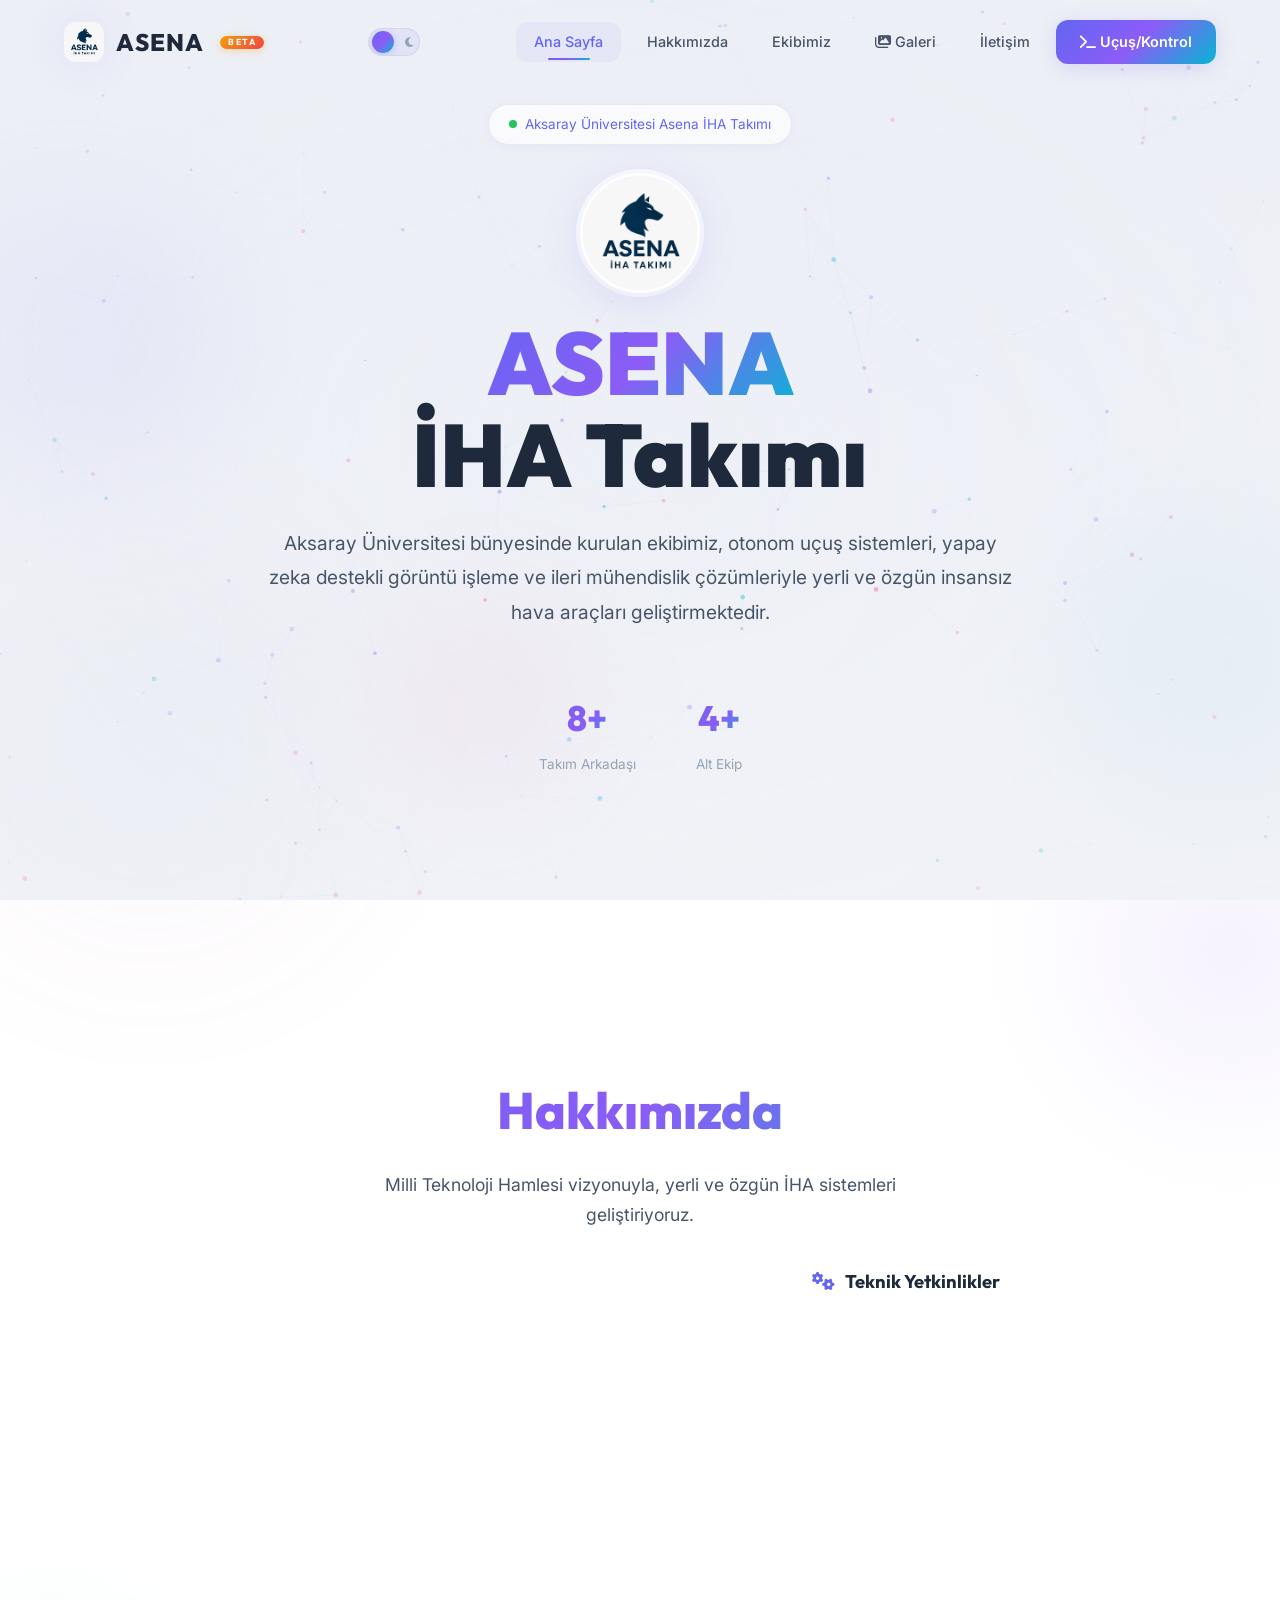
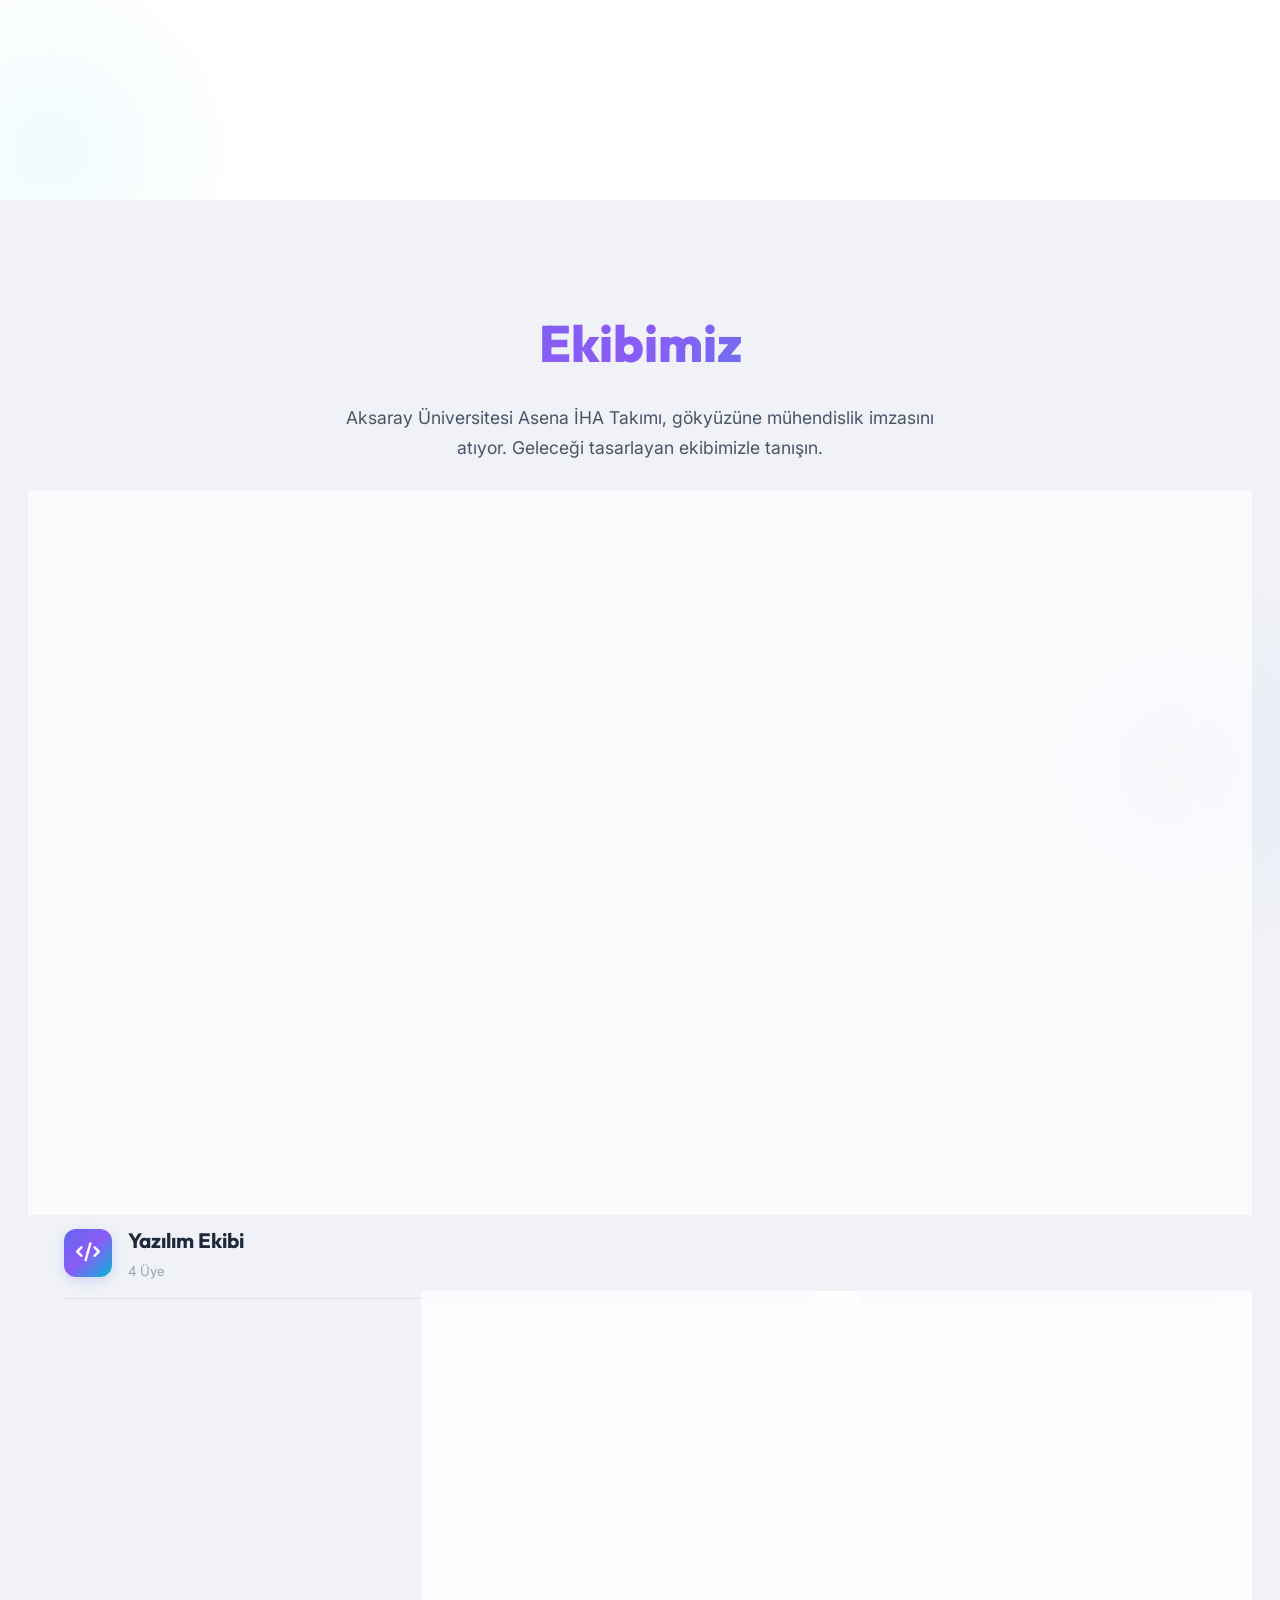
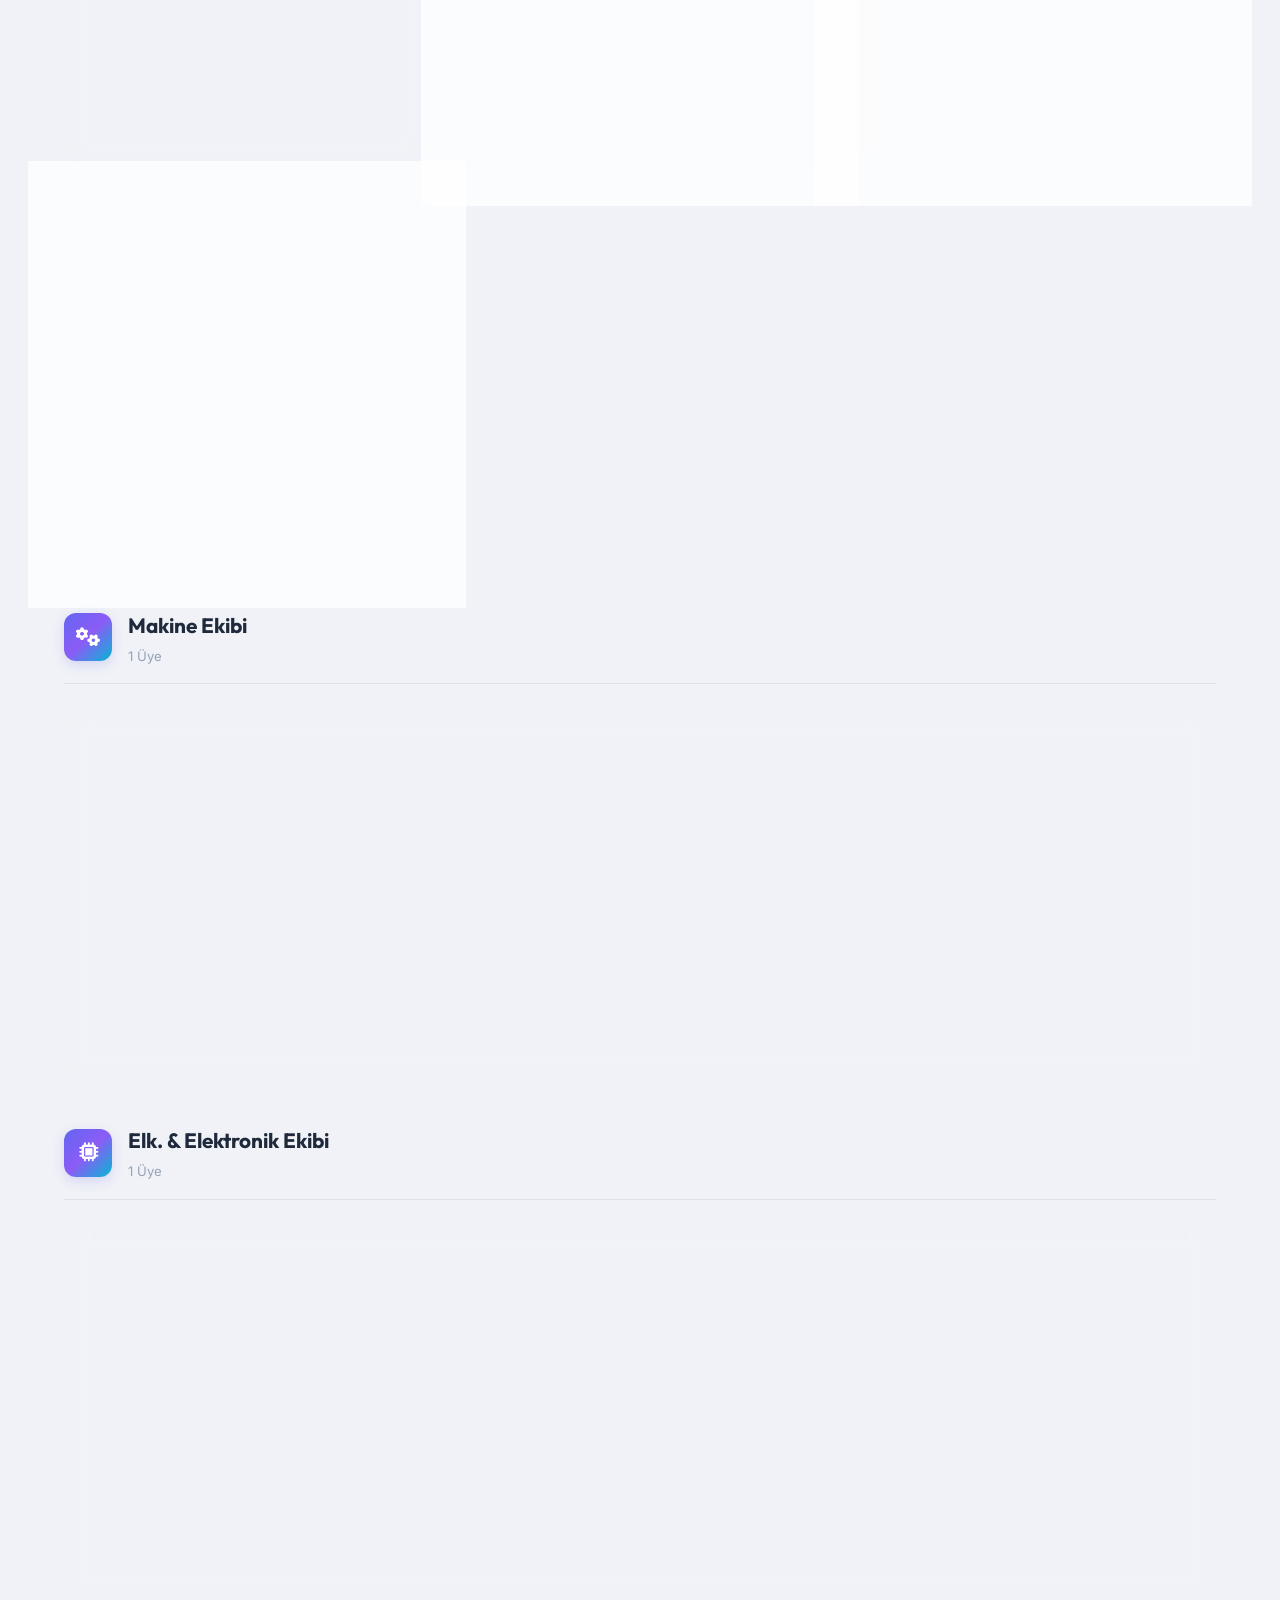
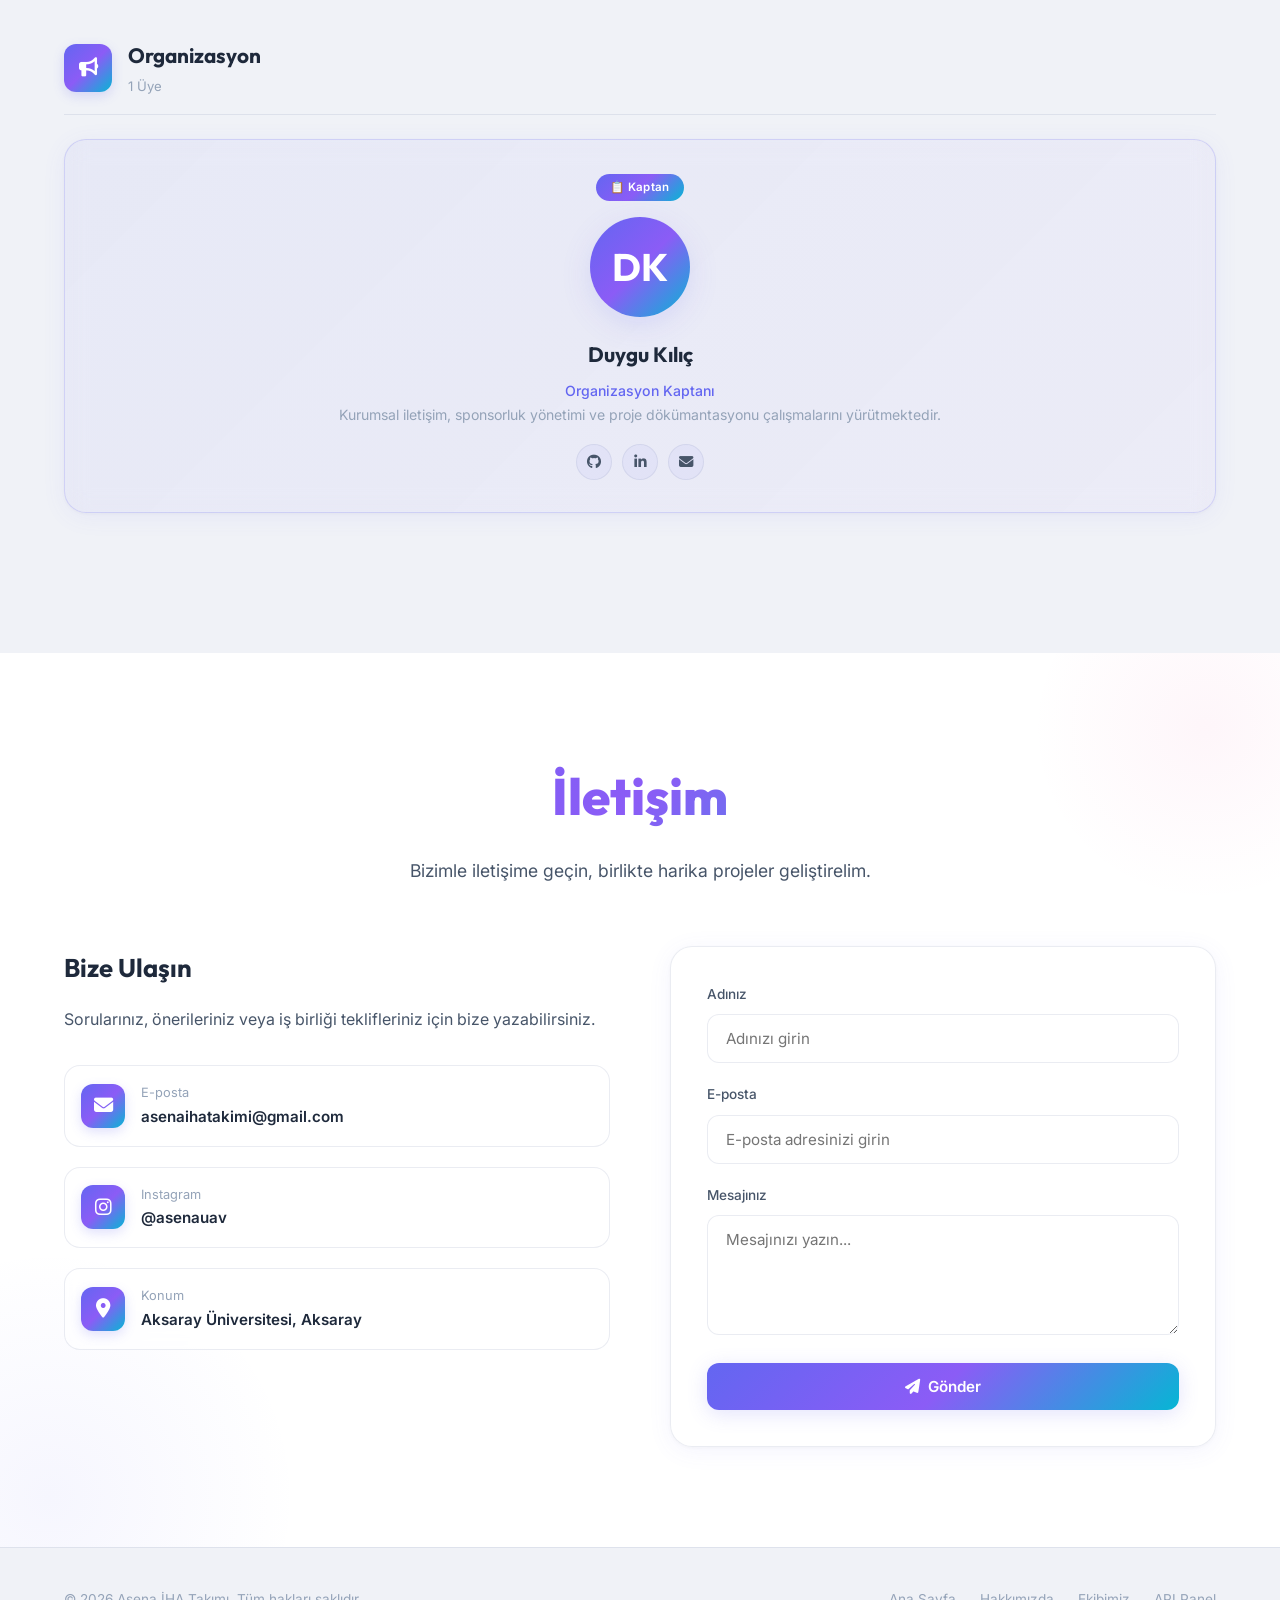
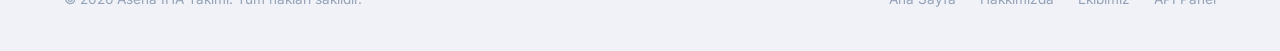
<file: index.html>
<!DOCTYPE html>
<html lang="tr">

<head>
  <meta charset="UTF-8">
  <meta name="viewport" content="width=device-width, initial-scale=1.0">
  <meta name="description"
    content="Asena İHA Takımı — İnsansız Hava Aracı geliştirme takımı. Misyonumuz, vizyonumuz ve ekibimiz hakkında bilgi edinin.">
  <title>Asena İHA Takımı</title>
  <link rel="icon" type="image/jpeg" href="assets/logo.jpeg">
  <link rel="stylesheet" href="css/style.css">
  <link rel="stylesheet" href="https://cdnjs.cloudflare.com/ajax/libs/font-awesome/6.5.1/css/all.min.css">
</head>

<body>

  <!-- ========== Navbar ========== -->
  <nav class="navbar" id="navbar">
    <div class="container">
      <a href="#hero" class="nav-brand">
        <img src="assets/logo.jpeg" alt="Asena Logo" class="brand-logo">
        ASENA
        <span class="beta-badge">BETA</span>
      </a>
      <button class="theme-toggle" id="themeToggle" title="Tema Değiştir" aria-label="Tema Değiştir">
        <i class="fas fa-sun theme-icon-light"></i>
        <i class="fas fa-moon theme-icon-dark"></i>
        <span class="toggle-slider"></span>
      </button>
      <div class="nav-links" id="navLinks">
        <a href="#hero" class="active">Ana Sayfa</a>
        <a href="#about">Hakkımızda</a>
        <a href="#team">Ekibimiz</a>
        <a href="gallery.html"><i class="fas fa-images"></i> Galeri</a>
        <a href="#contact">İletişim</a>
        <a href="api-panel.html" class="nav-cta"><i class="fas fa-terminal"></i> Uçuş/Kontrol</a>
      </div>
      <div class="nav-toggle" id="navToggle">
        <span></span>
        <span></span>
        <span></span>
      </div>
    </div>
  </nav>

  <!-- ========== Hero ========== -->
  <section id="hero">
    <canvas id="hero-canvas"></canvas>
    <div class="hero-overlay"></div>
    <div class="floating-orb floating-orb-1"></div>
    <div class="floating-orb floating-orb-2"></div>
    <div class="floating-orb floating-orb-3"></div>
    <div class="hero-content">
      <div class="hero-badge">
        <span class="dot"></span>
        Aksaray Üniversitesi Asena İHA Takımı
      </div>
      <img src="assets/logo.jpeg" alt="Asena İHA Logo" class="hero-logo">
      <h1 class="hero-title">
        <span class="gradient-text">ASENA</span><br>
        İHA Takımı
      </h1>
      <p class="hero-description">
        Aksaray Üniversitesi bünyesinde kurulan ekibimiz, otonom uçuş sistemleri,
        yapay zeka destekli görüntü işleme ve ileri mühendislik çözümleriyle
        yerli ve özgün insansız hava araçları geliştirmektedir.
      </p>

      <div class="hero-stats">
        <div class="stat-item">
          <div class="stat-value" data-count="8">0</div>
          <div class="stat-label">Takım Arkadaşı</div>
        </div>
        <div class="stat-item">
          <div class="stat-value" data-count="4">0</div>
          <div class="stat-label">Alt Ekip</div>
        </div>
      </div>
    </div>
  </section>

  <!-- ========== About ========== -->
  <section id="about" class="about-fullscreen">
    <div class="container">
      <h2 class="section-title reveal">Hakkımızda</h2>
      <p class="section-subtitle reveal">Milli Teknoloji Hamlesi vizyonuyla, yerli ve özgün İHA sistemleri
        geliştiriyoruz.</p>

      <div class="about-three-col">
        <!-- Sol: Logo/Görsel -->
        <div class="about-col about-col-visual reveal-left">
          <div class="drone-illustration">
            <img src="assets/logo.jpeg" alt="Asena İHA Logo" class="about-logo">
          </div>
        </div>

        <!-- Orta: Biz Kimiz -->
        <div class="about-col about-col-text reveal">
          <div class="about-who-card">
            <div class="about-who-icon"><i class="fas fa-users"></i></div>
            <h3>Biz Kimiz?</h3>
            <p>
              Asena İHA Takımı, 2025 yılında Aksaray Üniversitesi bünyesinde kurulmuş, yüksek disiplinli
              bir AR-GE ekibidir. Milli Teknoloji Hamlesi vizyonuyla, yerli ve özgün İHA sistemleri
              geliştirmeyi hedefler.
            </p>
            <div class="about-highlights">
              <div class="highlight-item">
                <i class="fas fa-calendar-alt"></i>
                <span>2025'te Kuruldu</span>
              </div>
              <div class="highlight-item">
                <i class="fas fa-university"></i>
                <span>Aksaray Üniversitesi</span>
              </div>
              <div class="highlight-item">
                <i class="fas fa-flag"></i>
                <span>Milli Teknoloji</span>
              </div>
            </div>
          </div>
        </div>

        <!-- Sağ: Teknik Yetkinlikler -->
        <div class="about-col about-col-skills reveal-right">
          <h3 class="skills-title"><i class="fas fa-cogs"></i> Teknik Yetkinlikler</h3>
          <div class="competency-list-compact">
            <div class="competency-chip">
              <div class="chip-icon"><i class="fas fa-route"></i></div>
              <div>
                <h4>Otonom Algoritmalar</h4>
                <p>Waypoint navigasyonu ve görev planlama</p>
              </div>
            </div>
            <div class="competency-chip">
              <div class="chip-icon"><i class="fas fa-brain"></i></div>
              <div>
                <h4>Görüntü İşleme (AI)</h4>
                <p>Nesne tespiti ve hedef takibi</p>
              </div>
            </div>
            <div class="competency-chip">
              <div class="chip-icon"><i class="fas fa-wind"></i></div>
              <div>
                <h4>Aerodinamik</h4>
                <p>CFD analizi ve kanat optimizasyonu</p>
              </div>
            </div>
            <div class="competency-chip">
              <div class="chip-icon"><i class="fas fa-microchip"></i></div>
              <div>
                <h4>Aviyonik</h4>
                <p>Uçuş kontrol ve sensör entegrasyonu</p>
              </div>
            </div>
            <div class="competency-chip">
              <div class="chip-icon"><i class="fas fa-code"></i></div>
              <div>
                <h4>Gömülü Yazılım</h4>
                <p>Uçuş yazılımı ve telemetri altyapısı</p>
              </div>
            </div>
          </div>
        </div>
      </div>
    </div>
  </section>

  <!-- ========== Team ========== -->
  <section id="team">
    <div class="container">
      <h2 class="section-title reveal">Ekibimiz</h2>
      <p class="section-subtitle reveal">Aksaray Üniversitesi Asena İHA Takımı, gökyüzüne mühendislik imzasını atıyor.
        Geleceği tasarlayan ekibimizle tanışın.</p>

      <!-- ── Takım Kaptanı (Hero Card) ── -->
      <div class="team-captain-hero reveal">
        <div class="captain-hero-card captain-hero-centered">
          <div class="team-card-avatar captain-avatar">AK</div>
          <div class="team-card-badge">👑 Takım Kaptanı</div>
          <h3 class="team-card-name">Ali Kağan Yıldırım</h3>
          <span class="team-card-role">Takım Kaptanı</span>
          <p class="team-card-desc">Takım stratejisi, proje yönetimi ve otonom sistemler lideri. Görüntü işleme
            teknolojileri üzerine uzmanlaşmış olup, ekip içi koordinasyonu sağlar.</p>
          <div class="team-card-socials">
            <a href="#" title="GitHub"><i class="fab fa-github"></i></a>
            <a href="#" title="LinkedIn"><i class="fab fa-linkedin-in"></i></a>
            <a href="#" title="E-posta"><i class="fas fa-envelope"></i></a>
          </div>
        </div>
      </div>

      <!-- ── Yazılım Ekibi ── -->
      <div class="team-department reveal">
        <div class="department-header">
          <div class="department-icon"><i class="fas fa-code"></i></div>
          <div>
            <h3 class="department-title">Yazılım Ekibi</h3>
            <p class="department-count">4 Üye</p>
          </div>
        </div>
        <div class="team-grid">
          <div class="team-card reveal-scale captain-card">
            <div class="team-card-badge">💻 Kaptan</div>
            <div class="team-card-avatar"><img src="assets/team/tolga_fidan/WhatsApp Image 2026-02-23 at 11.56.56.jpeg"
                alt="Tolga Fidan"></div>
            <h3 class="team-card-name">Tolga Fidan</h3>
            <span class="team-card-role">Yazılım Kaptanı</span>
            <p class="team-card-desc">Web tabanlı API yönetim paneli, yer kontrol istasyonu arayüzü ve telemetri
              altyapısı geliştirmektedir. Sistem entegrasyonu ve veri iletişim protokolleri üzerine çalışır.</p>
            <div class="team-card-socials">
              <a href="#" title="GitHub"><i class="fab fa-github"></i></a>
              <a href="#" title="LinkedIn"><i class="fab fa-linkedin-in"></i></a>
              <a href="#" title="E-posta"><i class="fas fa-envelope"></i></a>
            </div>
          </div>
          <div class="team-card reveal-scale">
            <div class="team-card-avatar">BK</div>
            <h3 class="team-card-name">Berkay Koçak</h3>
            <span class="team-card-role">Yazılım Ekibi</span>
            <p class="team-card-desc">Telemetri arayüzü geliştirme, otonom uçuş sistemleri ve C# ile masaüstü uygulama
              geliştirme üzerine çalışmaktadır. JSON tabanlı API entegrasyonları ve veri işleme modülleri tasarlar.</p>
            <div class="team-card-socials">
              <a href="#" title="GitHub"><i class="fab fa-github"></i></a>
              <a href="#" title="LinkedIn"><i class="fab fa-linkedin-in"></i></a>
              <a href="#" title="E-posta"><i class="fas fa-envelope"></i></a>
            </div>
          </div>
          <div class="team-card reveal-scale">
            <div class="team-card-avatar">SŞ</div>
            <h3 class="team-card-name">Sinan Şamil Köylü</h3>
            <span class="team-card-role">Yazılım Ekibi</span>
            <p class="team-card-desc">Otonom uçuş algoritmaları geliştirme ve yol planlama sistemleri üzerine
              çalışmaktadır.</p>
            <div class="team-card-socials">
              <a href="#" title="GitHub"><i class="fab fa-github"></i></a>
              <a href="#" title="LinkedIn"><i class="fab fa-linkedin-in"></i></a>
              <a href="#" title="E-posta"><i class="fas fa-envelope"></i></a>
            </div>
          </div>
          <div class="team-card reveal-scale">
            <div class="team-card-avatar">HU</div>
            <h3 class="team-card-name">Hakan Uluçar</h3>
            <span class="team-card-role">Yazılım Ekibi</span>
            <p class="team-card-desc">Yazılım geliştirme ve sistem optimizasyonu alanında çalışmaktadır. Takım yazılım
              altyapısına katkı sağlar.</p>
            <div class="team-card-socials">
              <a href="#" title="GitHub"><i class="fab fa-github"></i></a>
              <a href="#" title="LinkedIn"><i class="fab fa-linkedin-in"></i></a>
              <a href="#" title="E-posta"><i class="fas fa-envelope"></i></a>
            </div>
          </div>
        </div>
      </div>

      <!-- ── Makine Ekibi ── -->
      <div class="team-department reveal">
        <div class="department-header">
          <div class="department-icon"><i class="fas fa-cogs"></i></div>
          <div>
            <h3 class="department-title">Makine Ekibi</h3>
            <p class="department-count">1 Üye</p>
          </div>
        </div>
        <div class="team-grid">
          <div class="team-card reveal-scale captain-card">
            <div class="team-card-badge">⚙️ Kaptan</div>
            <div class="team-card-avatar">SA</div>
            <h3 class="team-card-name">Samet Alkan</h3>
            <span class="team-card-role">Makine Kaptanı</span>
            <p class="team-card-desc">İHA gövde üretimi, montaj süreçleri ve aerodinamik tasarım çalışmalarını
              yürütmektedir.</p>
            <div class="team-card-socials">
              <a href="#" title="GitHub"><i class="fab fa-github"></i></a>
              <a href="#" title="LinkedIn"><i class="fab fa-linkedin-in"></i></a>
              <a href="#" title="E-posta"><i class="fas fa-envelope"></i></a>
            </div>
          </div>
        </div>
      </div>

      <!-- ── Elk. & Elektronik Ekibi ── -->
      <div class="team-department reveal">
        <div class="department-header">
          <div class="department-icon"><i class="fas fa-microchip"></i></div>
          <div>
            <h3 class="department-title">Elk. & Elektronik Ekibi</h3>
            <p class="department-count">1 Üye</p>
          </div>
        </div>
        <div class="team-grid">
          <div class="team-card reveal-scale captain-card">
            <div class="team-card-badge">🔌 Kaptan</div>
            <div class="team-card-avatar">İK</div>
            <h3 class="team-card-name">İrem Kabay</h3>
            <span class="team-card-role">Elektronik Kaptanı</span>
            <p class="team-card-desc">Güç dağıtım sistemleri, PCB tasarımı ve aviyonik entegrasyon çalışmalarını
              yürütmektedir.</p>
            <div class="team-card-socials">
              <a href="#" title="GitHub"><i class="fab fa-github"></i></a>
              <a href="#" title="LinkedIn"><i class="fab fa-linkedin-in"></i></a>
              <a href="#" title="E-posta"><i class="fas fa-envelope"></i></a>
            </div>
          </div>
        </div>
      </div>

      <!-- ── Organizasyon ── -->
      <div class="team-department reveal">
        <div class="department-header">
          <div class="department-icon"><i class="fas fa-bullhorn"></i></div>
          <div>
            <h3 class="department-title">Organizasyon</h3>
            <p class="department-count">1 Üye</p>
          </div>
        </div>
        <div class="team-grid">
          <div class="team-card reveal-scale captain-card">
            <div class="team-card-badge">📋 Kaptan</div>
            <div class="team-card-avatar">DK</div>
            <h3 class="team-card-name">Duygu Kılıç</h3>
            <span class="team-card-role">Organizasyon Kaptanı</span>
            <p class="team-card-desc">Kurumsal iletişim, sponsorluk yönetimi ve proje dökümantasyonu çalışmalarını
              yürütmektedir.</p>
            <div class="team-card-socials">
              <a href="#" title="GitHub"><i class="fab fa-github"></i></a>
              <a href="#" title="LinkedIn"><i class="fab fa-linkedin-in"></i></a>
              <a href="#" title="E-posta"><i class="fas fa-envelope"></i></a>
            </div>
          </div>
        </div>
      </div>

    </div>
  </section>

  <!-- ========== Contact ========== -->
  <section id="contact">
    <div class="container">
      <h2 class="section-title reveal">İletişim</h2>
      <p class="section-subtitle reveal">Bizimle iletişime geçin, birlikte harika projeler geliştirelim.</p>

      <div class="contact-grid">
        <div class="contact-info reveal-left">
          <h3>Bize Ulaşın</h3>
          <p>Sorularınız, önerileriniz veya iş birliği teklifleriniz için bize yazabilirsiniz.</p>

          <div class="contact-info-item">
            <div class="contact-info-icon"><i class="fas fa-envelope"></i></div>
            <div>
              <div class="info-label">E-posta</div>
              <div class="info-value">asenaihatakimi@gmail.com</div>
            </div>
          </div>
          <div class="contact-info-item">
            <a href="https://instagram.com/asenauav" target="_blank" rel="noopener noreferrer" style="display:flex;align-items:center;gap:16px;color:inherit;text-decoration:none;width:100%;">
              <div class="contact-info-icon"><i class="fab fa-instagram"></i></div>
              <div>
                <div class="info-label">Instagram</div>
                <div class="info-value">@asenauav</div>
              </div>
            </a>
          </div>
          <div class="contact-info-item">
            <div class="contact-info-icon"><i class="fas fa-map-marker-alt"></i></div>
            <div>
              <div class="info-label">Konum</div>
              <div class="info-value">Aksaray Üniversitesi, Aksaray</div>
            </div>
          </div>

        </div>

        <form class="contact-form reveal-right" onsubmit="event.preventDefault(); alert('Mesajınız gönderildi!');">
          <div class="form-group">
            <label for="contact-name">Adınız</label>
            <input type="text" id="contact-name" placeholder="Adınızı girin" required>
          </div>
          <div class="form-group">
            <label for="contact-email">E-posta</label>
            <input type="email" id="contact-email" placeholder="E-posta adresinizi girin" required>
          </div>
          <div class="form-group">
            <label for="contact-message">Mesajınız</label>
            <textarea id="contact-message" placeholder="Mesajınızı yazın..." required></textarea>
          </div>
          <button type="submit" class="btn btn-primary">
            <i class="fas fa-paper-plane"></i> Gönder
          </button>
        </form>
      </div>
    </div>
  </section>

  <!-- ========== Footer ========== -->
  <footer class="footer">
    <div class="container">
      <div class="footer-content">
        <span class="footer-copy">&copy; 2026 Asena İHA Takımı. Tüm hakları saklıdır.</span>
        <div class="footer-links">
          <a href="#hero">Ana Sayfa</a>
          <a href="#about">Hakkımızda</a>
          <a href="#team">Ekibimiz</a>
          <a href="api-panel.html">API Panel</a>
        </div>
      </div>
    </div>
  </footer>

  <script src="js/main.js"></script>
</body>

</html>
</file>
<file: css/style.css>
/* ==============================
   Asena İHA — Soft Light Design System
   ============================== */

@import url('https://fonts.googleapis.com/css2?family=Inter:wght@300;400;500;600;700;800;900&family=Outfit:wght@400;500;600;700;800;900&display=swap');

/* ---------- CSS Variables ---------- */
:root {
  --bg-primary: #f0f2f7;
  --bg-secondary: #ffffff;
  --bg-card: rgba(255, 255, 255, 0.72);
  --bg-glass: rgba(255, 255, 255, 0.55);
  --border-glass: rgba(140, 150, 180, 0.18);
  --text-primary: #1e293b;
  --text-secondary: #475569;
  --text-muted: #94a3b8;
  --accent-1: #6366f1;
  --accent-2: #8b5cf6;
  --accent-3: #06b6d4;
  --accent-4: #ec4899;
  --accent-gradient: linear-gradient(135deg, #6366f1, #8b5cf6, #06b6d4);
  --accent-gradient-soft: linear-gradient(135deg, rgba(99, 102, 241, 0.12), rgba(139, 92, 246, 0.08), rgba(6, 182, 212, 0.1));
  --accent-gradient-hover: linear-gradient(135deg, #818cf8, #a78bfa, #22d3ee);
  --glow-1: rgba(99, 102, 241, 0.18);
  --glow-2: rgba(139, 92, 246, 0.12);
  --danger: #ef4444;
  --success: #22c55e;
  --warning: #f59e0b;
  --radius-sm: 12px;
  --radius-md: 16px;
  --radius-lg: 22px;
  --radius-xl: 28px;
  --shadow-sm: 0 2px 8px rgba(99, 102, 241, 0.06);
  --shadow-md: 0 8px 30px rgba(99, 102, 241, 0.08);
  --shadow-lg: 0 20px 60px rgba(99, 102, 241, 0.1);
  --shadow-card: 0 4px 24px rgba(99, 102, 241, 0.07), 0 1px 4px rgba(0, 0, 0, 0.04);
  --shadow-glow: 0 0 40px rgba(99, 102, 241, 0.12), 0 0 80px rgba(139, 92, 246, 0.06);
  --transition-fast: 0.2s cubic-bezier(0.4, 0, 0.2, 1);
  --transition-smooth: 0.4s cubic-bezier(0.4, 0, 0.2, 1);
  --transition-spring: 0.5s cubic-bezier(0.34, 1.56, 0.64, 1);
  --font-heading: 'Outfit', sans-serif;
  --font-body: 'Inter', sans-serif;
}

/* ---------- Reset & Base ---------- */
*,
*::before,
*::after {
  margin: 0;
  padding: 0;
  box-sizing: border-box;
}

html {
  scroll-behavior: smooth;
  font-size: 16px;
}

body {
  font-family: var(--font-body);
  background: var(--bg-primary);
  color: var(--text-primary);
  line-height: 1.7;
  overflow-x: hidden;
  -webkit-font-smoothing: antialiased;
  position: relative;
}

a {
  text-decoration: none;
  color: inherit;
}

img {
  max-width: 100%;
  display: block;
}

ul {
  list-style: none;
}

/* ---------- Floating Background Blobs ---------- */
body::before,
body::after {
  content: '';
  position: fixed;
  border-radius: 50%;
  pointer-events: none;
  z-index: 0;
  filter: blur(80px);
  opacity: 0.5;
}

body::before {
  width: 600px;
  height: 600px;
  background: radial-gradient(circle, rgba(99, 102, 241, 0.2) 0%, rgba(139, 92, 246, 0.1) 50%, transparent 70%);
  top: -100px;
  right: -150px;
  animation: floatBlob1 20s ease-in-out infinite;
}

body::after {
  width: 500px;
  height: 500px;
  background: radial-gradient(circle, rgba(6, 182, 212, 0.15) 0%, rgba(236, 72, 153, 0.08) 50%, transparent 70%);
  bottom: -100px;
  left: -100px;
  animation: floatBlob2 25s ease-in-out infinite;
}

@keyframes floatBlob1 {

  0%,
  100% {
    transform: translate(0, 0) scale(1);
  }

  25% {
    transform: translate(-60px, 80px) scale(1.1);
  }

  50% {
    transform: translate(40px, -40px) scale(0.95);
  }

  75% {
    transform: translate(-30px, -60px) scale(1.05);
  }
}

@keyframes floatBlob2 {

  0%,
  100% {
    transform: translate(0, 0) scale(1);
  }

  33% {
    transform: translate(80px, -60px) scale(1.08);
  }

  66% {
    transform: translate(-50px, 50px) scale(0.92);
  }
}

/* ---------- Scrollbar ---------- */
::-webkit-scrollbar {
  width: 8px;
}

::-webkit-scrollbar-track {
  background: rgba(0, 0, 0, 0.03);
}

::-webkit-scrollbar-thumb {
  background: linear-gradient(180deg, var(--accent-1), var(--accent-2));
  border-radius: 4px;
}

/* ---------- Utilities ---------- */
.container {
  width: 100%;
  max-width: 1200px;
  margin: 0 auto;
  padding: 0 24px;
  position: relative;
  z-index: 1;
}

/* ---------- Gallery ---------- */
.gallery-grid {
  display: grid;
  grid-template-columns: repeat(auto-fit, minmax(220px, 1fr));
  gap: 16px;
}
.gallery-grid img {
  width: 100%;
  height: 220px;
  object-fit: cover;
  border-radius: var(--radius-md);
  box-shadow: var(--shadow-sm);
  cursor: pointer;
  transition: transform var(--transition-fast);
}
.gallery-grid img:hover {
  transform: scale(1.04);
}

#galleryModal {
  position: fixed;
  top: 0;
  left: 0;
  width: 100%;
  height: 100%;
  background: rgba(0, 0, 0, 0.85);
  display: flex;
  align-items: center;
  justify-content: center;
  opacity: 0;
  pointer-events: none;
  transition: opacity 0.3s ease;
  z-index: 1000;
}
#galleryModal.open {
  opacity: 1;
  pointer-events: auto;
}
#galleryModal img {
  max-width: 90%;
  max-height: 90%;
  border-radius: var(--radius-md);
}
#galleryModal .close-btn {
  position: absolute;
  top: 24px;
  right: 24px;
  font-size: 2.4rem;
  color: #fff;
  cursor: pointer;
  user-select: none;
}

.section-title {
  font-family: var(--font-heading);
  font-size: clamp(2rem, 5vw, 3.2rem);
  font-weight: 800;
  text-align: center;
  margin-bottom: 16px;
  background: var(--accent-gradient);
  -webkit-background-clip: text;
  -webkit-text-fill-color: transparent;
  background-clip: text;
}

.section-subtitle {
  text-align: center;
  color: var(--text-secondary);
  font-size: 1.1rem;
  max-width: 600px;
  margin: 0 auto 60px;
}

section {
  padding: 100px 0;
  position: relative;
}

/* ---------- Decorative Floating Orbs ---------- */
.floating-orb {
  position: absolute;
  border-radius: 50%;
  pointer-events: none;
  z-index: 0;
  filter: blur(60px);
}

.floating-orb-1 {
  width: 300px;
  height: 300px;
  background: rgba(99, 102, 241, 0.12);
  top: 20%;
  left: -80px;
  animation: orbFloat 18s ease-in-out infinite;
}

.floating-orb-2 {
  width: 250px;
  height: 250px;
  background: rgba(6, 182, 212, 0.1);
  top: 60%;
  right: -60px;
  animation: orbFloat 22s ease-in-out infinite reverse;
}

.floating-orb-3 {
  width: 200px;
  height: 200px;
  background: rgba(236, 72, 153, 0.08);
  bottom: 10%;
  left: 30%;
  animation: orbFloat 15s ease-in-out infinite 3s;
}

@keyframes orbFloat {

  0%,
  100% {
    transform: translateY(0) translateX(0);
  }

  25% {
    transform: translateY(-30px) translateX(20px);
  }

  50% {
    transform: translateY(15px) translateX(-15px);
  }

  75% {
    transform: translateY(-20px) translateX(-10px);
  }
}

/* ---------- Navbar ---------- */
.navbar {
  position: fixed;
  top: 0;
  left: 0;
  width: 100%;
  z-index: 1000;
  padding: 20px 0;
  transition: var(--transition-smooth);
}

.navbar.scrolled {
  background: rgba(255, 255, 255, 0.72);
  backdrop-filter: blur(30px) saturate(1.4);
  -webkit-backdrop-filter: blur(30px) saturate(1.4);
  border-bottom: 1px solid var(--border-glass);
  padding: 14px 0;
  box-shadow: 0 4px 30px rgba(99, 102, 241, 0.06);
}

.navbar .container {
  display: flex;
  align-items: center;
  justify-content: space-between;
}

.nav-brand {
  display: flex;
  align-items: center;
  gap: 12px;
  font-family: var(--font-heading);
  font-weight: 800;
  font-size: 1.5rem;
  letter-spacing: 1px;
  color: var(--text-primary);
}

.nav-brand .brand-logo {
  width: 40px;
  height: 40px;
  border-radius: var(--radius-sm);
  object-fit: cover;
  box-shadow: var(--shadow-glow);
}

.beta-badge {
  display: inline-flex;
  align-items: center;
  padding: 2px 8px;
  font-size: 0.55rem;
  font-weight: 700;
  letter-spacing: 1.5px;
  text-transform: uppercase;
  background: linear-gradient(135deg, #f59e0b, #ef4444);
  color: white;
  border-radius: 100px;
  line-height: 1;
  vertical-align: middle;
  margin-left: 4px;
  box-shadow: 0 2px 8px rgba(245, 158, 11, 0.3);
  animation: betaPulse 3s ease-in-out infinite;
}

@keyframes betaPulse {

  0%,
  100% {
    opacity: 1;
    transform: scale(1);
  }

  50% {
    opacity: 0.85;
    transform: scale(1.05);
  }
}

.nav-links {
  display: flex;
  align-items: center;
  gap: 8px;
}

.nav-links a {
  padding: 8px 18px;
  border-radius: var(--radius-sm);
  font-size: 0.9rem;
  font-weight: 500;
  color: var(--text-secondary);
  transition: var(--transition-fast);
  position: relative;
}

.nav-links a:hover,
.nav-links a.active {
  color: var(--accent-1);
  background: rgba(99, 102, 241, 0.06);
}

.nav-links a::after {
  content: '';
  position: absolute;
  bottom: 2px;
  left: 50%;
  width: 0;
  height: 2px;
  background: var(--accent-gradient);
  border-radius: 2px;
  transition: var(--transition-smooth);
  transform: translateX(-50%);
}

.nav-links a:hover::after,
.nav-links a.active::after {
  width: 40%;
}

.nav-cta {
  padding: 10px 24px !important;
  background: var(--accent-gradient) !important;
  color: white !important;
  border-radius: var(--radius-sm) !important;
  font-weight: 600 !important;
  box-shadow: 0 4px 20px var(--glow-1);
  transition: var(--transition-smooth) !important;
}

.nav-cta:hover {
  transform: translateY(-2px);
  box-shadow: 0 8px 30px var(--glow-1) !important;
}

.nav-cta::after {
  display: none !important;
}

/* Hamburger */
.nav-toggle {
  display: none;
  flex-direction: column;
  gap: 5px;
  cursor: pointer;
  padding: 6px;
  /* fix to viewport so it isn't clipped by other stacking contexts */
  position: fixed;
  top: 20px;
  right: 24px;
  /* ensure the hamburger remains on top of the sliding nav panel */
  z-index: 1006;
}

.nav-toggle span {
  width: 24px;
  height: 2px;
  background: var(--text-primary);
  border-radius: 2px;
  transition: var(--transition-smooth);
}

.nav-toggle.open span:nth-child(1) {
  transform: rotate(45deg) translate(5px, 5px);
}

.nav-toggle.open span:nth-child(2) {
  opacity: 0;
}

.nav-toggle.open {
  /* when open, keep toggle above panel so user can tap again */
  z-index: 1007;
}

/* when fixed, don't let the toggle button shift position during open state */
.nav-toggle.open span:nth-child(1),
.nav-toggle.open span:nth-child(3) {
  /* no additional positional offset needed */
}

.nav-toggle.open span:nth-child(3) {
  transform: rotate(-45deg) translate(5px, -5px);
}

/* ---------- Hero ---------- */
#hero {
  min-height: 100vh;
  display: flex;
  align-items: center;
  justify-content: center;
  text-align: center;
  position: relative;
  overflow: hidden;
  padding-top: 80px;
  background: linear-gradient(180deg, #e8ebf5 0%, var(--bg-primary) 100%);
}

#hero-canvas {
  position: absolute;
  top: 0;
  left: 0;
  width: 100%;
  height: 100%;
  z-index: 0;
}

.hero-overlay {
  position: absolute;
  inset: 0;
  background: radial-gradient(ellipse at center, rgba(255, 255, 255, 0.1) 0%, rgba(240, 242, 247, 0.6) 75%);
  z-index: 1;
}

.hero-content {
  position: relative;
  z-index: 2;
  max-width: 800px;
  padding: 0 24px;
}

.hero-badge {
  display: inline-flex;
  align-items: center;
  gap: 8px;
  padding: 8px 20px;
  background: rgba(255, 255, 255, 0.7);
  border: 1px solid var(--border-glass);
  border-radius: 100px;
  font-size: 0.85rem;
  color: var(--accent-1);
  margin-bottom: 28px;
  backdrop-filter: blur(10px);
  animation: fadeInUp 0.8s ease forwards;
  box-shadow: var(--shadow-sm);
}

.hero-logo {
  width: 120px;
  height: 120px;
  border-radius: 50%;
  object-fit: cover;
  margin: 0 auto 24px;
  box-shadow: 0 8px 40px rgba(99, 102, 241, 0.15), 0 0 0 4px rgba(255, 255, 255, 0.8);
  animation: fadeInUp 0.8s ease 0.1s forwards, logoGlow 4s ease-in-out infinite 1s;
  opacity: 0;
  border: 3px solid rgba(255, 255, 255, 0.9);
}

@keyframes logoGlow {

  0%,
  100% {
    box-shadow: 0 8px 40px rgba(99, 102, 241, 0.15), 0 0 0 4px rgba(255, 255, 255, 0.8);
  }

  50% {
    box-shadow: 0 8px 60px rgba(99, 102, 241, 0.25), 0 0 0 6px rgba(139, 92, 246, 0.15);
  }
}

.hero-badge .dot {
  width: 8px;
  height: 8px;
  background: var(--success);
  border-radius: 50%;
  animation: pulse-dot 2s ease infinite;
}

@keyframes pulse-dot {

  0%,
  100% {
    opacity: 1;
    transform: scale(1);
  }

  50% {
    opacity: 0.5;
    transform: scale(1.4);
  }
}

.hero-title {
  font-family: var(--font-heading);
  font-size: clamp(3rem, 8vw, 5.5rem);
  font-weight: 900;
  line-height: 1.05;
  margin-bottom: 24px;
  animation: fadeInUp 0.8s ease 0.15s forwards;
  opacity: 0;
  color: var(--text-primary);
}

.hero-title .gradient-text {
  background: var(--accent-gradient);
  -webkit-background-clip: text;
  -webkit-text-fill-color: transparent;
  background-clip: text;
}

.hero-description {
  font-size: 1.2rem;
  color: var(--text-secondary);
  line-height: 1.8;
  margin-bottom: 40px;
  animation: fadeInUp 0.8s ease 0.3s forwards;
  opacity: 0;
}

.hero-actions {
  display: flex;
  align-items: center;
  justify-content: center;
  gap: 16px;
  flex-wrap: wrap;
  animation: fadeInUp 0.8s ease 0.45s forwards;
  opacity: 0;
}

.btn {
  display: inline-flex;
  align-items: center;
  gap: 8px;
  padding: 14px 32px;
  font-family: var(--font-body);
  font-size: 0.95rem;
  font-weight: 600;
  border-radius: var(--radius-sm);
  border: none;
  cursor: pointer;
  transition: var(--transition-smooth);
}

.btn-primary {
  background: var(--accent-gradient);
  color: white;
  box-shadow: 0 4px 20px var(--glow-1);
}

.btn-primary:hover {
  transform: translateY(-3px);
  box-shadow: 0 8px 40px var(--glow-1);
}

.btn-outline {
  background: rgba(255, 255, 255, 0.7);
  color: var(--text-primary);
  border: 1px solid var(--border-glass);
  backdrop-filter: blur(10px);
}

.btn-outline:hover {
  background: rgba(255, 255, 255, 0.9);
  border-color: var(--accent-1);
  transform: translateY(-3px);
  box-shadow: var(--shadow-md);
}

.hero-stats {
  display: flex;
  justify-content: center;
  gap: 60px;
  margin-top: 60px;
  animation: fadeInUp 0.8s ease 0.6s forwards;
  opacity: 0;
}

.stat-item {
  text-align: center;
}

.stat-value {
  font-family: var(--font-heading);
  font-size: 2.2rem;
  font-weight: 800;
  background: var(--accent-gradient);
  -webkit-background-clip: text;
  -webkit-text-fill-color: transparent;
  background-clip: text;
}

.stat-label {
  font-size: 0.85rem;
  color: var(--text-muted);
  margin-top: 4px;
}

/* ---------- About ---------- */
#about {
  background: var(--bg-secondary);
  position: relative;
  overflow: hidden;
}

.about-fullscreen {
  min-height: 100vh;
  display: flex;
  align-items: center;
  padding: 80px 0 40px;
}

.about-fullscreen .container {
  width: 100%;
}

.about-fullscreen .section-subtitle {
  margin-bottom: 36px;
}

#about::before {
  content: '';
  position: absolute;
  top: -200px;
  right: -200px;
  width: 500px;
  height: 500px;
  background: radial-gradient(circle, rgba(139, 92, 246, 0.08) 0%, transparent 70%);
  pointer-events: none;
  animation: orbFloat 20s ease-in-out infinite;
}

#about::after {
  content: '';
  position: absolute;
  bottom: -150px;
  left: -150px;
  width: 400px;
  height: 400px;
  background: radial-gradient(circle, rgba(6, 182, 212, 0.06) 0%, transparent 70%);
  pointer-events: none;
  animation: orbFloat 16s ease-in-out infinite reverse;
}

/* 3 Column Layout */
.about-three-col {
  display: grid;
  grid-template-columns: 280px 1fr 1fr;
  gap: 32px;
  align-items: stretch;
}

/* Left: Visual Column */
.about-col-visual {
  display: flex;
  align-items: center;
  justify-content: center;
}

.about-col-visual .drone-illustration {
  width: 100%;
  max-width: 260px;
  aspect-ratio: 1;
  background: var(--bg-card);
  border: 1px solid var(--border-glass);
  border-radius: var(--radius-xl);
  display: flex;
  align-items: center;
  justify-content: center;
  position: relative;
  overflow: hidden;
  animation: float 6s ease-in-out infinite;
  backdrop-filter: blur(10px);
  box-shadow: var(--shadow-lg);
}

.about-col-visual .drone-illustration::before {
  content: '';
  position: absolute;
  inset: -2px;
  background: var(--accent-gradient);
  border-radius: var(--radius-xl);
  z-index: -1;
  opacity: 0.15;
  filter: blur(20px);
}

.about-logo {
  width: 75%;
  height: 75%;
  object-fit: contain;
  border-radius: var(--radius-lg);
  filter: brightness(1.05);
}

@keyframes float {

  0%,
  100% {
    transform: translateY(0);
  }

  50% {
    transform: translateY(-12px);
  }
}

/* Center: Who Card */
.about-col-text {
  display: flex;
  align-items: center;
}

.about-who-card {
  background: var(--bg-card);
  border: 1px solid var(--border-glass);
  border-radius: var(--radius-lg);
  padding: 28px 24px;
  backdrop-filter: blur(12px);
  box-shadow: var(--shadow-card);
  height: 100%;
  display: flex;
  flex-direction: column;
  justify-content: center;
}

.about-who-icon {
  width: 48px;
  height: 48px;
  border-radius: var(--radius-sm);
  background: var(--accent-gradient);
  display: flex;
  align-items: center;
  justify-content: center;
  font-size: 1.2rem;
  color: white;
  margin-bottom: 16px;
  box-shadow: 0 4px 12px rgba(99, 102, 241, 0.2);
}

.about-who-card h3 {
  font-family: var(--font-heading);
  font-size: 1.4rem;
  font-weight: 700;
  margin-bottom: 12px;
  color: var(--text-primary);
}

.about-who-card p {
  color: var(--text-secondary);
  font-size: 0.95rem;
  line-height: 1.7;
  margin-bottom: 20px;
}

.about-highlights {
  display: flex;
  flex-wrap: wrap;
  gap: 10px;
}

.highlight-item {
  display: flex;
  align-items: center;
  gap: 6px;
  padding: 6px 14px;
  background: rgba(99, 102, 241, 0.06);
  border: 1px solid var(--border-glass);
  border-radius: 100px;
  font-size: 0.78rem;
  font-weight: 500;
  color: var(--accent-1);
  transition: var(--transition-fast);
}

.highlight-item:hover {
  background: rgba(99, 102, 241, 0.1);
  transform: translateY(-1px);
}

.highlight-item i {
  font-size: 0.7rem;
}

/* Right: Skills Column */
.about-col-skills {
  display: flex;
  flex-direction: column;
  justify-content: center;
}

.skills-title {
  font-family: var(--font-heading);
  font-size: 1.15rem;
  font-weight: 700;
  margin-bottom: 14px;
  color: var(--text-primary);
}

.skills-title i {
  color: var(--accent-1);
  margin-right: 6px;
}

.competency-list-compact {
  display: flex;
  flex-direction: column;
  gap: 8px;
}

.competency-chip {
  display: flex;
  align-items: center;
  gap: 12px;
  padding: 12px 14px;
  background: var(--bg-card);
  border: 1px solid var(--border-glass);
  border-radius: var(--radius-sm);
  transition: var(--transition-smooth);
  backdrop-filter: blur(8px);
  box-shadow: var(--shadow-sm);
}

.competency-chip:hover {
  transform: translateX(4px);
  border-color: rgba(99, 102, 241, 0.25);
  box-shadow: var(--shadow-md);
}

.chip-icon {
  width: 34px;
  height: 34px;
  border-radius: 8px;
  background: var(--accent-gradient);
  display: flex;
  align-items: center;
  justify-content: center;
  font-size: 0.85rem;
  color: white;
  flex-shrink: 0;
  box-shadow: 0 2px 8px rgba(99, 102, 241, 0.15);
}

.competency-chip h4 {
  font-family: var(--font-heading);
  font-weight: 600;
  font-size: 0.85rem;
  margin-bottom: 2px;
  color: var(--text-primary);
}

.competency-chip p {
  font-size: 0.72rem;
  color: var(--text-muted);
  margin: 0;
  line-height: 1.3;
}


/* ---------- Team ---------- */
#team {
  background: var(--bg-primary);
  position: relative;
  overflow: hidden;
}

#team::before {
  content: '';
  position: absolute;
  top: 10%;
  right: -100px;
  width: 400px;
  height: 400px;
  background: radial-gradient(circle, rgba(99, 102, 241, 0.06) 0%, transparent 70%);
  pointer-events: none;
  animation: orbFloat 18s ease-in-out infinite;
}

/* Captain Hero Card */
.team-captain-hero {
  margin-bottom: 48px;
}

.captain-hero-card {
  display: flex;
  align-items: center;
  gap: 40px;
  padding: 40px 48px;
  background: rgba(255, 255, 255, 0.7);
  border: 1px solid rgba(99, 102, 241, 0.15);
  border-radius: var(--radius-xl);
  backdrop-filter: blur(12px);
  position: relative;
  overflow: hidden;
  transition: var(--transition-smooth);
  box-shadow: var(--shadow-card);
}

.captain-hero-card::before {
  content: '';
  position: absolute;
  top: 0;
  left: 0;
  right: 0;
  height: 4px;
  background: var(--accent-gradient);
}

.captain-hero-card:hover {
  border-color: rgba(99, 102, 241, 0.3);
  box-shadow: 0 20px 60px rgba(99, 102, 241, 0.1);
  transform: translateY(-4px);
}

.captain-hero-left {
  flex-shrink: 0;
}

.captain-avatar {
  width: 130px !important;
  height: 130px !important;
  font-size: 3rem !important;
  box-shadow: 0 12px 40px rgba(99, 102, 241, 0.15);
}

.captain-hero-right {
  flex: 1;
}

.captain-hero-right .team-card-name {
  font-size: 1.6rem;
}

.captain-hero-right .team-card-desc {
  max-width: 600px;
}

.captain-hero-right .team-card-socials {
  justify-content: flex-start;
}

/* Centered Captain Card */
.captain-hero-centered {
  flex-direction: column;
  align-items: center;
  text-align: center;
}

.captain-hero-centered .team-card-desc {
  max-width: 600px;
}

.captain-hero-centered .team-card-socials {
  justify-content: center;
}

/* Department Sections */
.team-department {
  margin-bottom: 40px;
}

.department-header {
  display: flex;
  align-items: center;
  gap: 16px;
  margin-bottom: 24px;
  padding-bottom: 16px;
  border-bottom: 1px solid var(--border-glass);
}

.department-icon {
  width: 48px;
  height: 48px;
  border-radius: var(--radius-sm);
  background: var(--accent-gradient);
  display: flex;
  align-items: center;
  justify-content: center;
  font-size: 1.2rem;
  color: white;
  flex-shrink: 0;
  box-shadow: 0 4px 12px rgba(99, 102, 241, 0.2);
}

.department-title {
  font-family: var(--font-heading);
  font-size: 1.3rem;
  font-weight: 700;
  color: var(--text-primary);
  margin: 0;
}

.department-count {
  font-size: 0.82rem;
  color: var(--text-muted);
  margin: 2px 0 0 0;
}

.team-grid {
  display: grid;
  grid-template-columns: repeat(auto-fit, minmax(280px, 1fr));
  gap: 28px;
}

.team-card {
  background: var(--bg-card);
  border: 1px solid var(--border-glass);
  border-radius: var(--radius-lg);
  padding: 32px 28px;
  text-align: center;
  transition: var(--transition-smooth);
  position: relative;
  overflow: hidden;
  backdrop-filter: blur(12px);
  box-shadow: var(--shadow-card);
}

.team-card.hidden {
  display: none;
}

/* Captain Card */
.captain-card {
  border-color: rgba(99, 102, 241, 0.2);
  background: linear-gradient(135deg, rgba(99, 102, 241, 0.06), rgba(139, 92, 246, 0.04));
}

.team-card-badge {
  display: inline-block;
  font-size: 0.72rem;
  font-weight: 600;
  padding: 4px 14px;
  background: var(--accent-gradient);
  border-radius: 100px;
  margin-bottom: 16px;
  color: white;
  letter-spacing: 0.3px;
}

.team-card::before {
  content: '';
  position: absolute;
  top: 0;
  left: 0;
  right: 0;
  height: 4px;
  background: var(--accent-gradient);
  transform: scaleX(0);
  transform-origin: left;
  transition: var(--transition-smooth);
}

.team-card:hover {
  transform: translateY(-8px);
  border-color: rgba(99, 102, 241, 0.25);
  box-shadow: 0 20px 60px rgba(99, 102, 241, 0.1);
}

.team-card:hover::before {
  transform: scaleX(1);
}

.team-card-avatar {
  width: 100px;
  height: 100px;
  border-radius: 50%;
  margin: 0 auto 20px;
  background: var(--accent-gradient);
  display: flex;
  align-items: center;
  justify-content: center;
  font-size: 2.4rem;
  font-family: var(--font-heading);
  font-weight: 700;
  color: white;
  position: relative;
  box-shadow: 0 8px 30px rgba(99, 102, 241, 0.15);
  transition: var(--transition-smooth);
}

.team-card:hover .team-card-avatar {
  transform: scale(1.08);
  box-shadow: 0 12px 40px rgba(99, 102, 241, 0.2);
}

.team-card-avatar img {
  width: 100%;
  height: 100%;
  border-radius: 50%;
  object-fit: cover;
}

.team-card-name {
  font-family: var(--font-heading);
  font-size: 1.3rem;
  font-weight: 700;
  margin-bottom: 4px;
  color: var(--text-primary);
}

.team-card-role {
  font-size: 0.88rem;
  color: var(--accent-1);
  font-weight: 500;
  margin-bottom: 14px;
}

.team-card-desc {
  font-size: 0.88rem;
  color: var(--text-muted);
  line-height: 1.6;
  margin-bottom: 18px;
}

.team-card-socials {
  display: flex;
  justify-content: center;
  gap: 10px;
}

.team-card-socials a {
  width: 36px;
  height: 36px;
  border-radius: 50%;
  background: rgba(99, 102, 241, 0.06);
  border: 1px solid var(--border-glass);
  display: flex;
  align-items: center;
  justify-content: center;
  font-size: 0.9rem;
  color: var(--text-secondary);
  transition: var(--transition-fast);
}

.team-card-socials a:hover {
  background: var(--accent-1);
  border-color: var(--accent-1);
  color: white;
  transform: translateY(-2px);
  box-shadow: 0 4px 12px rgba(99, 102, 241, 0.25);
}

/* ---------- Contact ---------- */
#contact {
  background: var(--bg-secondary);
  position: relative;
  overflow: hidden;
}

#contact::before {
  content: '';
  position: absolute;
  bottom: -200px;
  left: -200px;
  width: 500px;
  height: 500px;
  background: radial-gradient(circle, rgba(99, 102, 241, 0.06) 0%, transparent 70%);
  pointer-events: none;
  animation: orbFloat 20s ease-in-out infinite;
}

#contact::after {
  content: '';
  position: absolute;
  top: -100px;
  right: -100px;
  width: 350px;
  height: 350px;
  background: radial-gradient(circle, rgba(236, 72, 153, 0.05) 0%, transparent 70%);
  pointer-events: none;
  animation: orbFloat 16s ease-in-out infinite reverse;
}

.contact-grid {
  display: grid;
  grid-template-columns: 1fr 1fr;
  gap: 60px;
}

.contact-info h3 {
  font-family: var(--font-heading);
  font-size: 1.6rem;
  font-weight: 700;
  margin-bottom: 16px;
  color: var(--text-primary);
}

.contact-info p {
  color: var(--text-secondary);
  margin-bottom: 32px;
}

.contact-info-item {
  display: flex;
  align-items: center;
  gap: 16px;
  margin-bottom: 20px;
  padding: 16px;
  background: rgba(255, 255, 255, 0.6);
  border: 1px solid var(--border-glass);
  border-radius: var(--radius-md);
  transition: var(--transition-smooth);
  backdrop-filter: blur(8px);
}

.contact-info-item:hover {
  border-color: rgba(99, 102, 241, 0.3);
  box-shadow: var(--shadow-md);
  transform: translateX(4px);
}

.contact-info-icon {
  width: 44px;
  height: 44px;
  border-radius: var(--radius-sm);
  background: var(--accent-gradient);
  display: flex;
  align-items: center;
  justify-content: center;
  font-size: 1.2rem;
  flex-shrink: 0;
  color: white;
  box-shadow: 0 4px 12px rgba(99, 102, 241, 0.2);
}

.contact-info-item .info-label {
  font-size: 0.8rem;
  color: var(--text-muted);
}

.contact-info-item .info-value {
  font-weight: 600;
  font-size: 0.95rem;
  color: var(--text-primary);
}

.contact-form {
  background: rgba(255, 255, 255, 0.65);
  border: 1px solid var(--border-glass);
  border-radius: var(--radius-lg);
  padding: 36px;
  backdrop-filter: blur(12px);
  box-shadow: var(--shadow-card);
}

.form-group {
  margin-bottom: 20px;
}

.form-group label {
  display: block;
  font-size: 0.85rem;
  font-weight: 500;
  color: var(--text-secondary);
  margin-bottom: 8px;
}

.form-group input,
.form-group textarea {
  width: 100%;
  padding: 14px 18px;
  background: rgba(255, 255, 255, 0.8);
  border: 1px solid var(--border-glass);
  border-radius: var(--radius-sm);
  color: var(--text-primary);
  font-family: var(--font-body);
  font-size: 0.95rem;
  transition: var(--transition-fast);
  outline: none;
}

.form-group input:focus,
.form-group textarea:focus {
  border-color: var(--accent-1);
  box-shadow: 0 0 0 3px rgba(99, 102, 241, 0.1);
  background: white;
}

.form-group textarea {
  min-height: 120px;
  resize: vertical;
}

.contact-form .btn {
  width: 100%;
  justify-content: center;
}

/* ---------- Footer ---------- */
.footer {
  background: var(--bg-primary);
  border-top: 1px solid var(--border-glass);
  padding: 40px 0;
  text-align: center;
  position: relative;
  z-index: 1;
}

.footer-content {
  display: flex;
  align-items: center;
  justify-content: space-between;
}

.footer-copy {
  font-size: 0.85rem;
  color: var(--text-muted);
}

.footer-links {
  display: flex;
  gap: 24px;
}

.footer-links a {
  color: var(--text-muted);
  font-size: 0.85rem;
  transition: var(--transition-fast);
}

.footer-links a:hover {
  color: var(--accent-1);
}

/* ---------- Scroll Animations ---------- */
.reveal {
  opacity: 0;
  transform: translateY(40px);
  transition: opacity 0.8s cubic-bezier(0.4, 0, 0.2, 1),
    transform 0.8s cubic-bezier(0.4, 0, 0.2, 1);
}

.reveal.visible {
  opacity: 1;
  transform: translateY(0);
}

.reveal-left {
  opacity: 0;
  transform: translateX(-40px);
  transition: opacity 0.8s ease, transform 0.8s ease;
}

.reveal-left.visible {
  opacity: 1;
  transform: translateX(0);
}

.reveal-right {
  opacity: 0;
  transform: translateX(40px);
  transition: opacity 0.8s ease, transform 0.8s ease;
}

.reveal-right.visible {
  opacity: 1;
  transform: translateX(0);
}

.reveal-scale {
  opacity: 0;
  transform: scale(0.9);
  transition: opacity 0.8s ease, transform 0.8s ease;
}

.reveal-scale.visible {
  opacity: 1;
  transform: scale(1);
}

/* Staggered delays for team cards */
.team-card:nth-child(1) {
  transition-delay: 0s;
}

.team-card:nth-child(2) {
  transition-delay: 0.08s;
}

.team-card:nth-child(3) {
  transition-delay: 0.16s;
}

.team-card:nth-child(4) {
  transition-delay: 0.24s;
}

.team-card:nth-child(5) {
  transition-delay: 0.32s;
}

.team-card:nth-child(6) {
  transition-delay: 0.4s;
}

.team-card:nth-child(7) {
  transition-delay: 0.48s;
}

.team-card:nth-child(8) {
  transition-delay: 0.56s;
}

.team-card:nth-child(9) {
  transition-delay: 0.64s;
}

.team-card:nth-child(10) {
  transition-delay: 0.72s;
}

@keyframes fadeInUp {
  from {
    opacity: 0;
    transform: translateY(30px);
  }

  to {
    opacity: 1;
    transform: translateY(0);
  }
}

/* ---------- Shimmer Animation for Cards ---------- */
.team-card::after {
  content: '';
  position: absolute;
  top: 0;
  left: -100%;
  width: 50%;
  height: 100%;
  background: linear-gradient(90deg, transparent, rgba(255, 255, 255, 0.3), transparent);
  transition: none;
  pointer-events: none;
}

.team-card:hover::after {
  animation: shimmer 0.8s ease forwards;
}

@keyframes shimmer {
  0% {
    left: -100%;
  }

  100% {
    left: 200%;
  }
}

/* ---------- Responsive ---------- */
@media (max-width: 1024px) {

  .about-three-col {
    grid-template-columns: 1fr 1fr;
    gap: 24px;
  }

  .about-col-visual {
    grid-column: 1 / -1;
    order: -1;
  }

  .about-col-visual .drone-illustration {
    max-width: 200px;
  }

  .contact-grid {
    grid-template-columns: 1fr;
    gap: 40px;
  }
}

@media (max-width: 768px) {
  .nav-links {
    position: fixed;
    top: 0;
    right: -100%;
    width: 280px;
    height: 100vh;
    background: rgba(255, 255, 255, 0.95);
    backdrop-filter: blur(20px);
    flex-direction: column;
    padding: 100px 32px 32px;
    gap: 4px;
    transition: var(--transition-smooth);
    border-left: 1px solid var(--border-glass);
    box-shadow: -10px 0 40px rgba(0, 0, 0, 0.05);
    /* raise above anything else (including the toggle icons) */
    z-index: 1005;
  }

  .nav-links.open {
    right: 0;
  }

  .nav-links a {
    font-size: 1rem;
    padding: 12px 18px;
    width: 100%;
  }

  .nav-toggle {
    display: flex;
  }

  .hero-stats {
    gap: 30px;
  }

  .hero-title {
    font-size: clamp(2.2rem, 8vw, 3.5rem);
  }

  .captain-hero-card {
    flex-direction: column;
    text-align: center;
    padding: 32px 24px;
    gap: 24px;
  }

  .captain-hero-right .team-card-socials {
    justify-content: center;
  }

  .captain-avatar {
    width: 100px !important;
    height: 100px !important;
    font-size: 2.4rem !important;
  }

  .team-grid {
    grid-template-columns: 1fr;
    max-width: 400px;
    margin: 0 auto;
  }

  .footer-content {
    flex-direction: column;
    gap: 16px;
  }

  .about-three-col {
    grid-template-columns: 1fr;
    gap: 20px;
  }

  .about-fullscreen {
    min-height: auto;
    padding: 80px 0 40px;
  }

  .about-col-visual .drone-illustration {
    max-width: 180px;
  }
}

/* ========================================
   Theme Toggle Button
   ======================================== */
.theme-toggle {
  position: relative;
  width: 52px;
  height: 28px;
  border-radius: 100px;
  border: 1px solid var(--border-glass);
  background: rgba(99, 102, 241, 0.08);
  cursor: pointer;
  display: flex;
  align-items: center;
  justify-content: space-between;
  padding: 0 6px;
  margin-left: 8px;
  transition: var(--transition-smooth);
  overflow: hidden;
  flex-shrink: 0;
  /* ensure toggle stays underneath the sliding menu */
  z-index: 1001;
}

.theme-toggle:hover {
  border-color: var(--accent-1);
  box-shadow: 0 2px 12px rgba(99, 102, 241, 0.12);
}

.theme-toggle .theme-icon-light,
.theme-toggle .theme-icon-dark {
  font-size: 0.7rem;
  /* icons follow their parent stacking context; reduce to avoid overlap */
  z-index: 0;
  transition: var(--transition-smooth);
  line-height: 1;
}

.theme-toggle .theme-icon-light {
  color: #f59e0b;
}

.theme-toggle .theme-icon-dark {
  color: var(--text-muted);
}

.toggle-slider {
  position: absolute;
  width: 22px;
  height: 22px;
  border-radius: 50%;
  background: var(--accent-gradient);
  left: 3px;
  top: 50%;
  transform: translateY(-50%);
  transition: var(--transition-smooth);
  box-shadow: 0 2px 8px rgba(99, 102, 241, 0.3);
}

/* Dark mode toggle slider position */
[data-theme="dark"] .toggle-slider {
  left: calc(100% - 25px);
}

[data-theme="dark"] .theme-toggle {
  background: rgba(139, 92, 246, 0.15);
  border-color: rgba(139, 92, 246, 0.3);
}

[data-theme="dark"] .theme-icon-light {
  color: var(--text-muted);
}

[data-theme="dark"] .theme-icon-dark {
  color: #a78bfa;
}

/* ========================================
   Dark Theme Variables
   ======================================== */
[data-theme="dark"] {
  --bg-primary: #0a0e17;
  --bg-secondary: #111827;
  --bg-card: rgba(17, 24, 39, 0.6);
  --bg-glass: rgba(255, 255, 255, 0.04);
  --border-glass: rgba(255, 255, 255, 0.08);
  --text-primary: #f1f5f9;
  --text-secondary: #94a3b8;
  --text-muted: #64748b;
  --glow-1: rgba(99, 102, 241, 0.3);
  --glow-2: rgba(139, 92, 246, 0.2);
  --shadow-sm: 0 2px 8px rgba(0, 0, 0, 0.2);
  --shadow-md: 0 8px 30px rgba(0, 0, 0, 0.3);
  --shadow-lg: 0 20px 60px rgba(0, 0, 0, 0.4);
  --shadow-card: 0 4px 24px rgba(0, 0, 0, 0.3);
  --shadow-glow: 0 0 40px var(--glow-1), 0 0 80px var(--glow-2);
}

/* Dark theme body blobs */
[data-theme="dark"] body::before {
  background: radial-gradient(circle, rgba(99, 102, 241, 0.15) 0%, rgba(139, 92, 246, 0.08) 50%, transparent 70%);
}

[data-theme="dark"] body::after {
  background: radial-gradient(circle, rgba(6, 182, 212, 0.1) 0%, rgba(139, 92, 246, 0.05) 50%, transparent 70%);
}

/* Dark theme hero */
[data-theme="dark"] #hero {
  background: linear-gradient(180deg, #0d1220 0%, var(--bg-primary) 100%);
}

[data-theme="dark"] .hero-overlay {
  background: radial-gradient(ellipse at center, transparent 0%, var(--bg-primary) 75%);
}

[data-theme="dark"] .hero-badge {
  background: var(--bg-glass);
  color: var(--accent-3);
}

[data-theme="dark"] .hero-logo {
  box-shadow: var(--shadow-glow);
  border-color: var(--border-glass);
}

@keyframes logoGlowDark {

  0%,
  100% {
    box-shadow: 0 0 40px var(--glow-1), 0 0 80px var(--glow-2);
  }

  50% {
    box-shadow: 0 0 60px var(--glow-1), 0 0 100px var(--glow-2);
  }
}

[data-theme="dark"] .hero-logo {
  animation: fadeInUp 0.8s ease 0.1s forwards, logoGlowDark 4s ease-in-out infinite 1s;
}

/* Dark theme buttons */
[data-theme="dark"] .btn-outline {
  background: transparent;
  border-color: var(--border-glass);
}

[data-theme="dark"] .btn-outline:hover {
  background: var(--bg-glass);
}

/* Dark theme navbar */
[data-theme="dark"] .navbar.scrolled {
  background: rgba(10, 14, 23, 0.4);
  border-bottom-color: rgba(255, 255, 255, 0.06);
}

[data-theme="dark"] .nav-links a:hover,
[data-theme="dark"] .nav-links a.active {
  color: var(--text-primary);
  background: var(--bg-glass);
}

/* Dark theme highlight items */
[data-theme="dark"] .highlight-item {
  background: rgba(99, 102, 241, 0.12);
}

/* Dark theme about cards */
[data-theme="dark"] .about-who-card,
[data-theme="dark"] .competency-chip {
  background: var(--bg-card);
}

/* Dark team cards */
[data-theme="dark"] .team-card {
  background: var(--bg-card);
}

[data-theme="dark"] .captain-hero-card {
  background: linear-gradient(135deg, rgba(99, 102, 241, 0.1), rgba(139, 92, 246, 0.06));
  border-color: rgba(99, 102, 241, 0.25);
}

[data-theme="dark"] .team-card-socials a {
  background: var(--bg-glass);
}

/* Dark contact */
[data-theme="dark"] .contact-info-item {
  background: var(--bg-glass);
}

[data-theme="dark"] .contact-form {
  background: rgba(17, 24, 39, 0.5);
}

[data-theme="dark"] .form-group input,
[data-theme="dark"] .form-group textarea {
  background: rgba(255, 255, 255, 0.03);
  color: var(--text-primary);
}

[data-theme="dark"] .form-group input:focus,
[data-theme="dark"] .form-group textarea:focus {
  background: rgba(255, 255, 255, 0.05);
}

/* Dark scrollbar */
[data-theme="dark"] ::-webkit-scrollbar-track {
  background: var(--bg-primary);
}

/* Dark mobile nav */
@media (max-width: 768px) {
  [data-theme="dark"] .nav-links {
    background: rgba(10, 14, 23, 0.97);
  }
}
</file>
